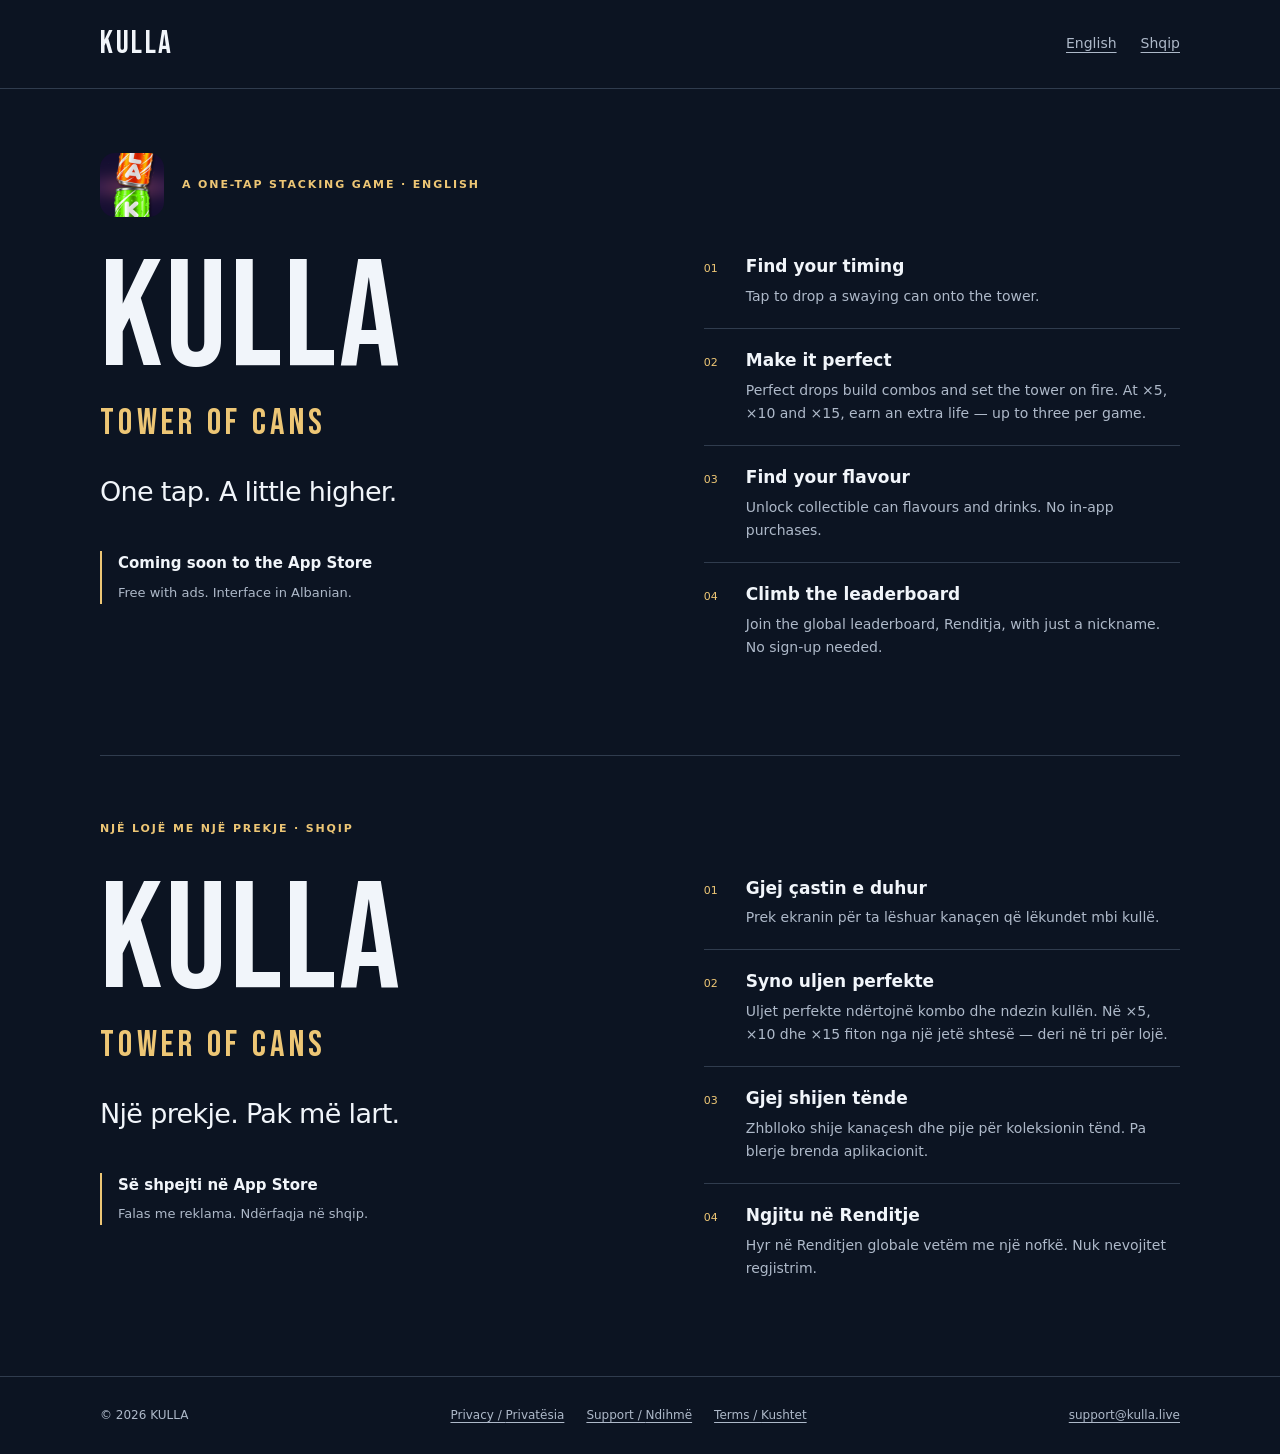
<file: index.html>
<!doctype html>
<html lang="en">
<head>
  <meta charset="utf-8">
  <meta name="viewport" content="width=device-width, initial-scale=1">
  <title>KULLA: Tower of Cans</title>
  <meta name="description" content="One tap. A little higher. Stack cans, build combos and climb the global leaderboard. Free with ads. Interface in Albanian.">
  <link rel="canonical" href="https://kulla.live/">
  <link rel="icon" href="assets/icon.png">
  <link rel="stylesheet" href="styles.css">
</head>
<body>
<a class="skip" href="#main">Skip to content</a>
<header class="site-header"><div class="wrap header-inner"><a class="wordmark" href="index.html" aria-label="KULLA home">KULLA</a><nav class="language-nav" aria-label="Language"><a href="#en" lang="en">English</a><a href="#sq" lang="sq">Shqip</a></nav></div></header>
<main id="main" class="wrap">
<section id="en" lang="en" class="landing-section" aria-labelledby="title-en">
  <div class="intro-row"><img class="icon" src="assets/icon.png" width="64" height="64" alt="KULLA app icon"><p class="eyebrow">A one-tap stacking game · English</p></div>
  <div class="hero-grid"><div>
    <h1 id="title-en" class="game-title">KULLA<span class="sr-only">:</span><span class="subtitle" lang="en">Tower of Cans</span></h1>
    <p class="tagline">One tap. A little higher.</p>
    <div class="release"><p class="availability">Coming soon to the App Store</p><p class="fine">Free with ads. Interface in Albanian.</p></div>
  </div><ul class="features"><li><div><h3>Find your timing</h3><p>Tap to drop a swaying can onto the tower.</p></div></li>
<li><div><h3>Make it perfect</h3><p>Perfect drops build combos and set the tower on fire. At ×5, ×10 and ×15, earn an extra life — up to three per game.</p></div></li>
<li><div><h3>Find your flavour</h3><p>Unlock collectible can flavours and drinks. No in-app purchases.</p></div></li>
<li><div><h3>Climb the leaderboard</h3><p>Join the global leaderboard, <span lang="sq">Renditja</span>, with just a nickname. No sign-up needed.</p></div></li></ul></div>
</section>
<section id="sq" lang="sq" class="landing-section" aria-labelledby="title-sq">
  <div class="intro-row"><p class="eyebrow">Një lojë me një prekje · Shqip</p></div>
  <div class="hero-grid"><div>
    <h2 id="title-sq" class="game-title">KULLA<span class="sr-only">:</span><span class="subtitle" lang="en">Tower of Cans</span></h2>
    <p class="tagline">Një prekje. Pak më lart.</p>
    <div class="release"><p class="availability">Së shpejti në App Store</p><p class="fine">Falas me reklama. Ndërfaqja në shqip.</p></div>
  </div><ul class="features"><li><div><h3>Gjej çastin e duhur</h3><p>Prek ekranin për ta lëshuar kanaçen që lëkundet mbi kullë.</p></div></li>
<li><div><h3>Syno uljen perfekte</h3><p>Uljet perfekte ndërtojnë kombo dhe ndezin kullën. Në ×5, ×10 dhe ×15 fiton nga një jetë shtesë — deri në tri për lojë.</p></div></li>
<li><div><h3>Gjej shijen tënde</h3><p>Zhblloko shije kanaçesh dhe pije për koleksionin tënd. Pa blerje brenda aplikacionit.</p></div></li>
<li><div><h3>Ngjitu në Renditje</h3><p>Hyr në Renditjen globale vetëm me një nofkë. Nuk nevojitet regjistrim.</p></div></li></ul></div>
</section>
</main>
<footer class="site-footer"><div class="wrap footer-inner"><span>© 2026 KULLA</span><nav class="footer-links" aria-label="Information"><a href="privacy.html">Privacy / <span lang="sq">Privatësia</span></a><a href="support.html">Support / <span lang="sq">Ndihmë</span></a><a href="terms.html">Terms / <span lang="sq">Kushtet</span></a></nav><a class="email" href="mailto:support@kulla.live">support@kulla.live</a></div></footer>
</body>
</html>
</file>
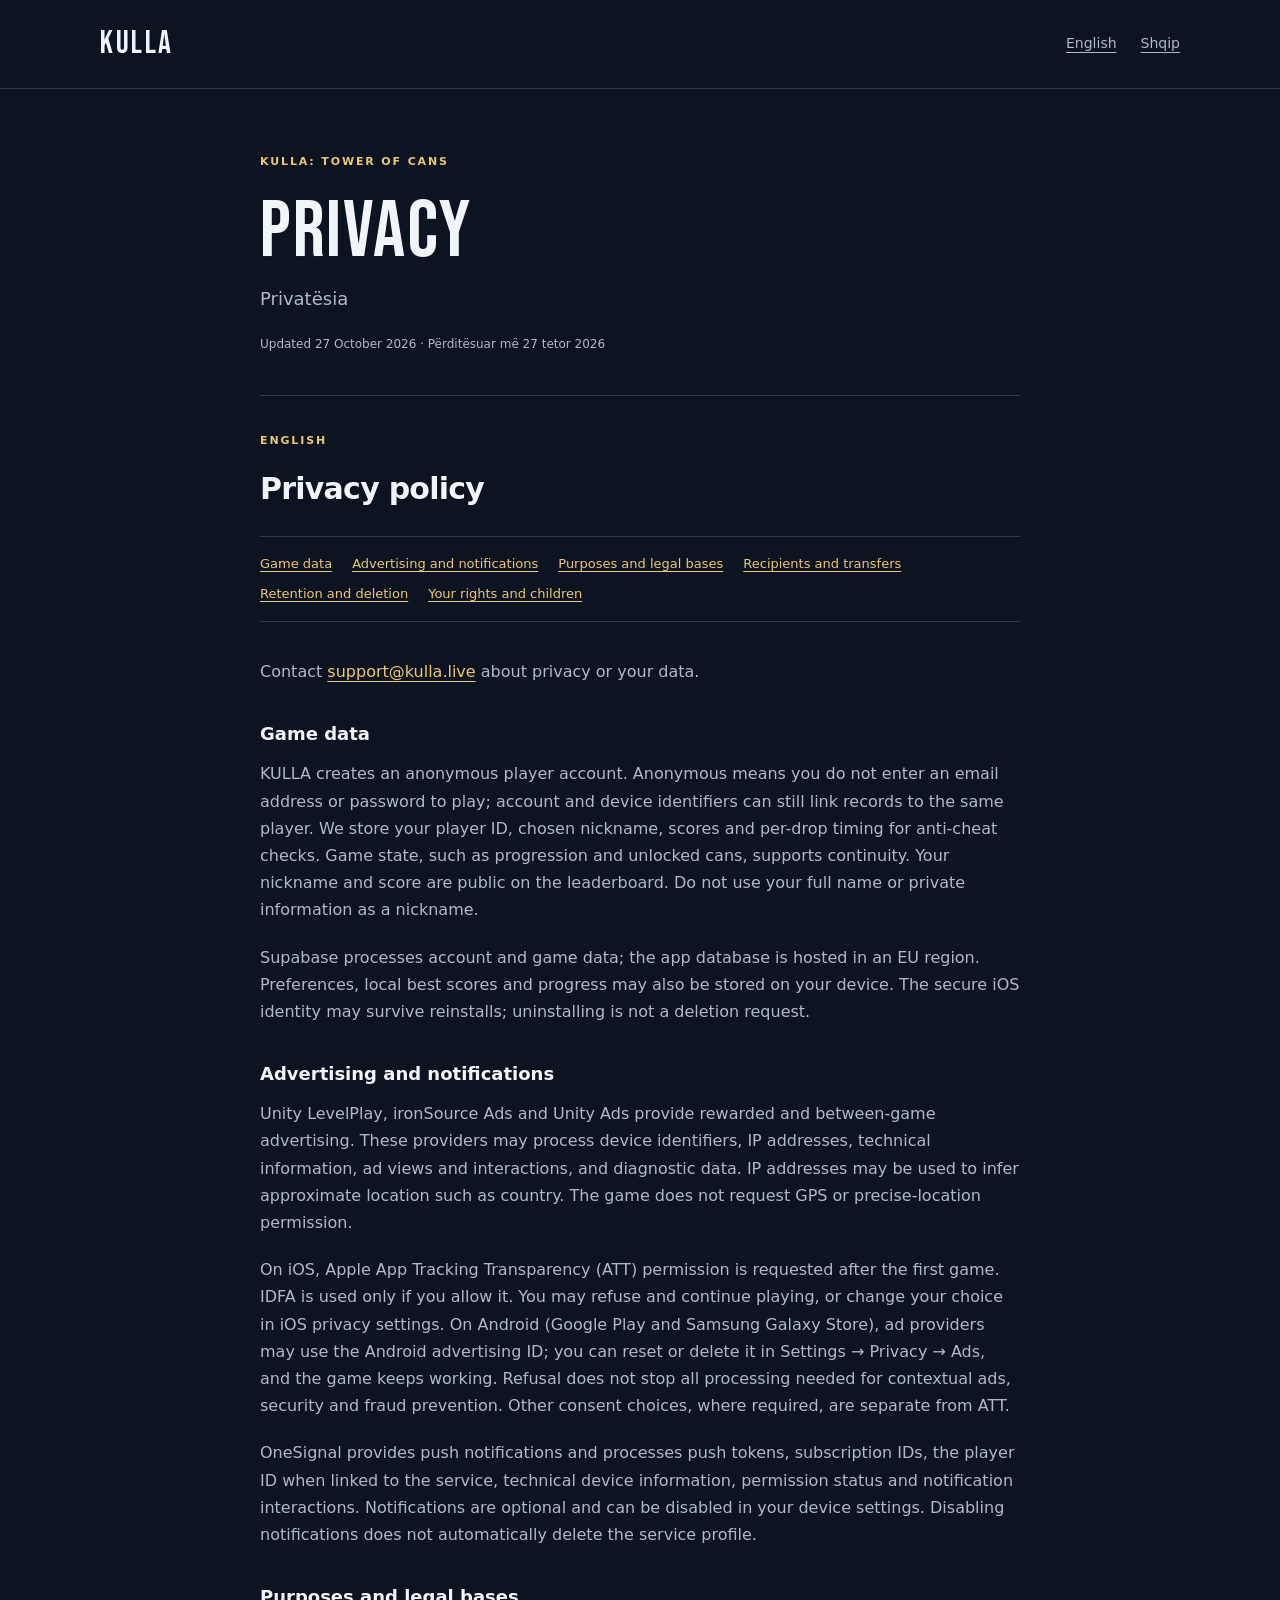
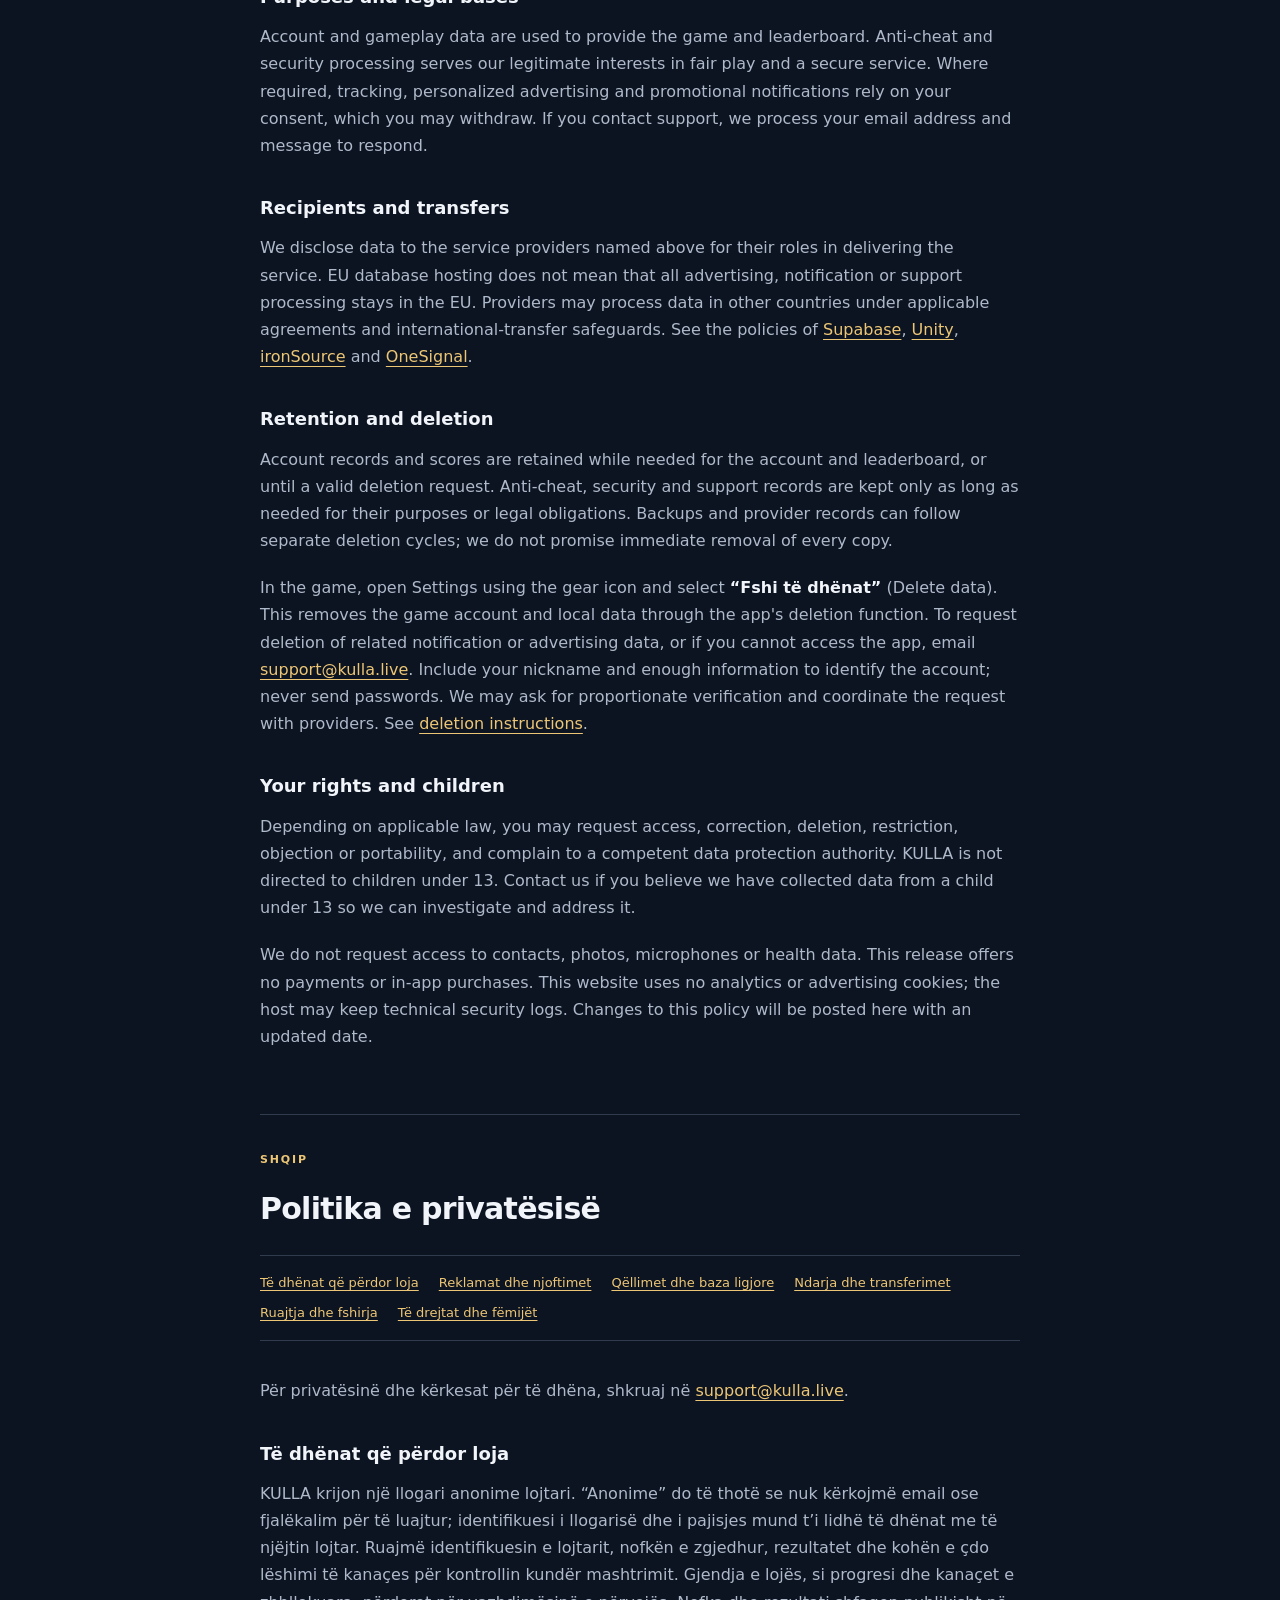
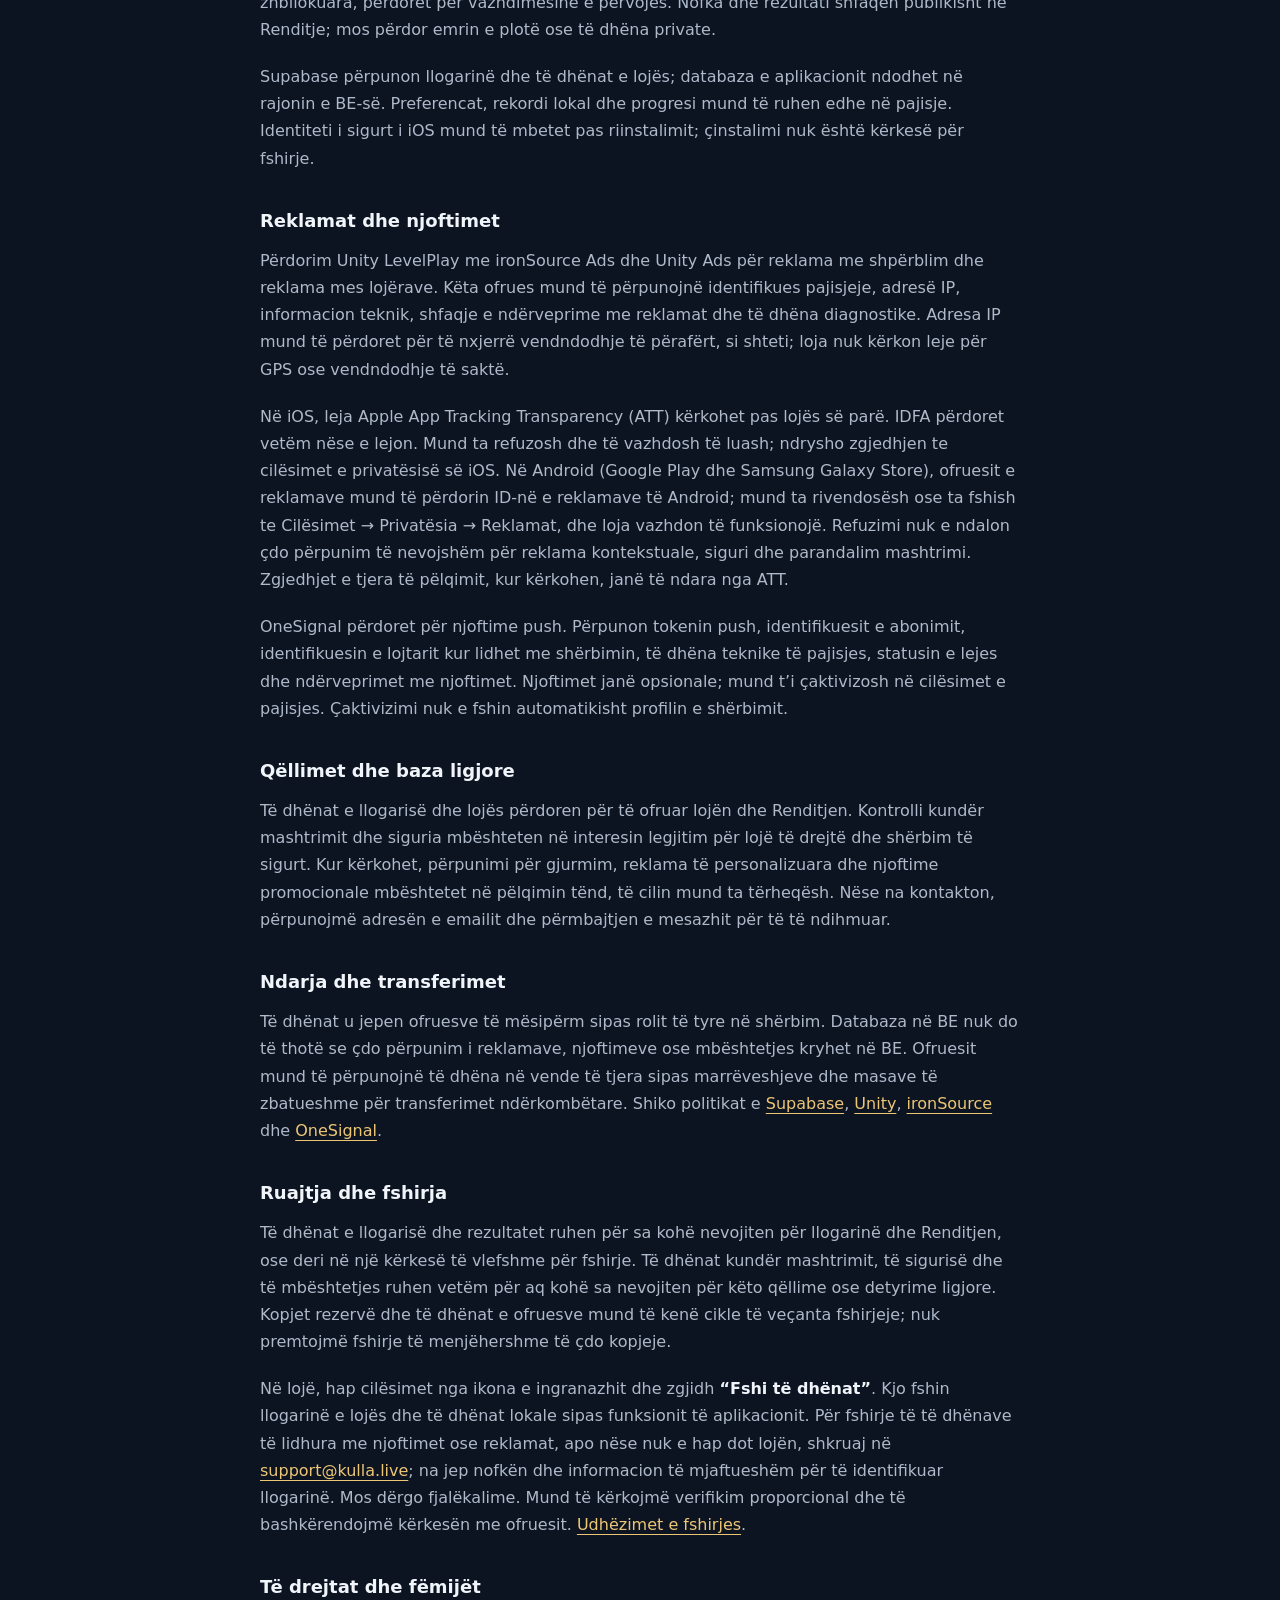
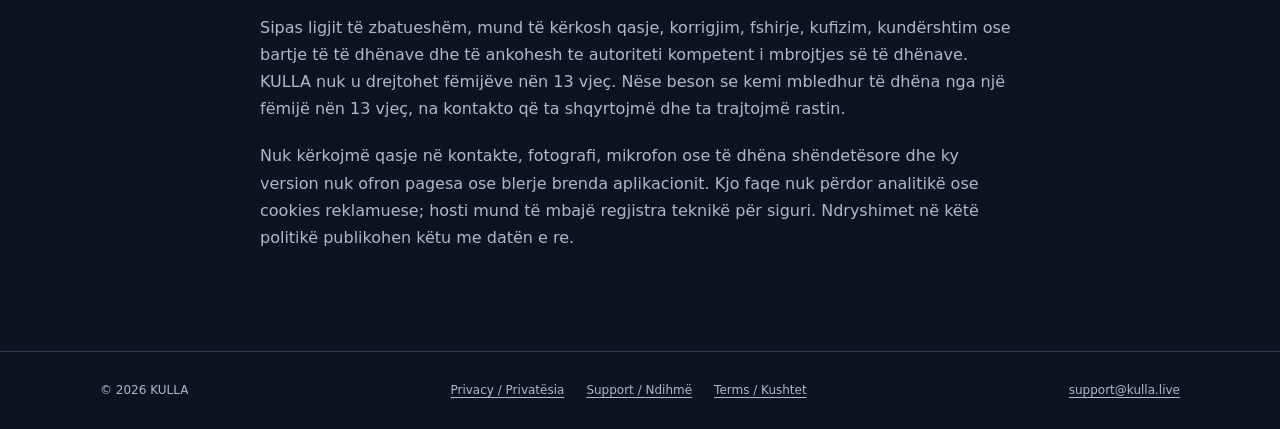
<file: privacy.html>
<!doctype html>
<html lang="en">
<head>
  <meta charset="utf-8">
  <meta name="viewport" content="width=device-width, initial-scale=1">
  <title>Privacy / Privatësia — KULLA</title>
  <meta name="description" content="How KULLA uses data, advertising and notifications, and how to request deletion.">
  <link rel="canonical" href="https://kulla.live/privacy.html">
  <link rel="icon" href="assets/icon.png">
  <link rel="stylesheet" href="styles.css">
</head>
<body>
<a class="skip" href="#main">Skip to content</a>
<header class="site-header"><div class="wrap header-inner"><a class="wordmark" href="index.html" aria-label="KULLA home">KULLA</a><nav class="language-nav" aria-label="Language"><a href="#en" lang="en">English</a><a href="#sq" lang="sq">Shqip</a></nav></div></header>
<main id="main" class="wrap document">
<header class="document-header"><p class="eyebrow">KULLA: Tower of Cans</p><h1>Privacy</h1><p class="translated-title" lang="sq">Privatësia</p>
<p class="updated">Updated <time datetime="2026-10-27">27 October 2026</time> · <span lang="sq">Përditësuar më 27 tetor 2026</span></p></header>
<section id="en" lang="en" class="lang-section"><p class="eyebrow">English</p>
<h2>Privacy policy</h2>
<nav class="contents" aria-label="On this page"><a href="#en-1">Game data</a><a href="#en-2">Advertising and notifications</a><a href="#en-3">Purposes and legal bases</a><a href="#en-4">Recipients and transfers</a><a href="#en-5">Retention and deletion</a><a href="#en-6">Your rights and children</a></nav>
<p>Contact <a href="mailto:support@kulla.live">support@kulla.live</a> about privacy or your data.</p>
<h3 id="en-1">Game data</h3>
<p>KULLA creates an anonymous player account. Anonymous means you do not enter an email address or password to play; account and device identifiers can still link records to the same player. We store your player ID, chosen nickname, scores and per-drop timing for anti-cheat checks. Game state, such as progression and unlocked cans, supports continuity. Your nickname and score are public on the leaderboard. Do not use your full name or private information as a nickname.</p>
<p>Supabase processes account and game data; the app database is hosted in an EU region. Preferences, local best scores and progress may also be stored on your device. The secure iOS identity may survive reinstalls; uninstalling is not a deletion request.</p>
<h3 id="en-2">Advertising and notifications</h3>
<p>Unity LevelPlay, ironSource Ads and Unity Ads provide rewarded and between-game advertising. These providers may process device identifiers, IP addresses, technical information, ad views and interactions, and diagnostic data. IP addresses may be used to infer approximate location such as country. The game does not request GPS or precise-location permission.</p>
<p>On iOS, Apple App Tracking Transparency (ATT) permission is requested after the first game. IDFA is used only if you allow it. You may refuse and continue playing, or change your choice in iOS privacy settings. On Android (Google Play and Samsung Galaxy Store), ad providers may use the Android advertising ID; you can reset or delete it in Settings → Privacy → Ads, and the game keeps working. Refusal does not stop all processing needed for contextual ads, security and fraud prevention. Other consent choices, where required, are separate from ATT.</p>
<p>OneSignal provides push notifications and processes push tokens, subscription IDs, the player ID when linked to the service, technical device information, permission status and notification interactions. Notifications are optional and can be disabled in your device settings. Disabling notifications does not automatically delete the service profile.</p>
<h3 id="en-3">Purposes and legal bases</h3>
<p>Account and gameplay data are used to provide the game and leaderboard. Anti-cheat and security processing serves our legitimate interests in fair play and a secure service. Where required, tracking, personalized advertising and promotional notifications rely on your consent, which you may withdraw. If you contact support, we process your email address and message to respond.</p>
<h3 id="en-4">Recipients and transfers</h3>
<p>We disclose data to the service providers named above for their roles in delivering the service. EU database hosting does not mean that all advertising, notification or support processing stays in the EU. Providers may process data in other countries under applicable agreements and international-transfer safeguards. See the policies of <a href="https://supabase.com/privacy">Supabase</a>, <a href="https://unity.com/legal/game-player-and-app-user-privacy-policy">Unity</a>, <a href="https://www.is.com/privacy-policy/">ironSource</a> and <a href="https://onesignal.com/privacy_policy">OneSignal</a>.</p>
<h3 id="en-5">Retention and deletion</h3>
<p>Account records and scores are retained while needed for the account and leaderboard, or until a valid deletion request. Anti-cheat, security and support records are kept only as long as needed for their purposes or legal obligations. Backups and provider records can follow separate deletion cycles; we do not promise immediate removal of every copy.</p>
<p>In the game, open Settings using the gear icon and select <strong lang="sq">“Fshi të dhënat”</strong> (Delete data). This removes the game account and local data through the app's deletion function. To request deletion of related notification or advertising data, or if you cannot access the app, email <a href="mailto:support@kulla.live?subject=KULLA%20data%20deletion">support@kulla.live</a>. Include your nickname and enough information to identify the account; never send passwords. We may ask for proportionate verification and coordinate the request with providers. See <a href="support.html#delete-data">deletion instructions</a>.</p>
<h3 id="en-6">Your rights and children</h3>
<p>Depending on applicable law, you may request access, correction, deletion, restriction, objection or portability, and complain to a competent data protection authority. KULLA is not directed to children under 13. Contact us if you believe we have collected data from a child under 13 so we can investigate and address it.</p>
<p>We do not request access to contacts, photos, microphones or health data. This release offers no payments or in-app purchases. This website uses no analytics or advertising cookies; the host may keep technical security logs. Changes to this policy will be posted here with an updated date.</p></section>
<section id="sq" lang="sq" class="lang-section"><p class="eyebrow">Shqip</p>
<h2>Politika e privatësisë</h2>
<nav class="contents" aria-label="Në këtë faqe"><a href="#sq-1">Të dhënat që përdor loja</a><a href="#sq-2">Reklamat dhe njoftimet</a><a href="#sq-3">Qëllimet dhe baza ligjore</a><a href="#sq-4">Ndarja dhe transferimet</a><a href="#sq-5">Ruajtja dhe fshirja</a><a href="#sq-6">Të drejtat dhe fëmijët</a></nav>
<p>Për privatësinë dhe kërkesat për të dhëna, shkruaj në <a href="mailto:support@kulla.live">support@kulla.live</a>.</p>
<h3 id="sq-1">Të dhënat që përdor loja</h3>
<p>KULLA krijon një llogari anonime lojtari. “Anonime” do të thotë se nuk kërkojmë email ose fjalëkalim për të luajtur; identifikuesi i llogarisë dhe i pajisjes mund t’i lidhë të dhënat me të njëjtin lojtar. Ruajmë identifikuesin e lojtarit, nofkën e zgjedhur, rezultatet dhe kohën e çdo lëshimi të kanaçes për kontrollin kundër mashtrimit. Gjendja e lojës, si progresi dhe kanaçet e zhbllokuara, përdoret për vazhdimësinë e përvojës. Nofka dhe rezultati shfaqen publikisht në Renditje; mos përdor emrin e plotë ose të dhëna private.</p>
<p>Supabase përpunon llogarinë dhe të dhënat e lojës; databaza e aplikacionit ndodhet në rajonin e BE-së. Preferencat, rekordi lokal dhe progresi mund të ruhen edhe në pajisje. Identiteti i sigurt i iOS mund të mbetet pas riinstalimit; çinstalimi nuk është kërkesë për fshirje.</p>
<h3 id="sq-2">Reklamat dhe njoftimet</h3>
<p>Përdorim Unity LevelPlay me ironSource Ads dhe Unity Ads për reklama me shpërblim dhe reklama mes lojërave. Këta ofrues mund të përpunojnë identifikues pajisjeje, adresë IP, informacion teknik, shfaqje e ndërveprime me reklamat dhe të dhëna diagnostike. Adresa IP mund të përdoret për të nxjerrë vendndodhje të përafërt, si shteti; loja nuk kërkon leje për GPS ose vendndodhje të saktë.</p>
<p>Në iOS, leja Apple App Tracking Transparency (ATT) kërkohet pas lojës së parë. IDFA përdoret vetëm nëse e lejon. Mund ta refuzosh dhe të vazhdosh të luash; ndrysho zgjedhjen te cilësimet e privatësisë së iOS. Në Android (Google Play dhe Samsung Galaxy Store), ofruesit e reklamave mund të përdorin ID-në e reklamave të Android; mund ta rivendosësh ose ta fshish te Cilësimet → Privatësia → Reklamat, dhe loja vazhdon të funksionojë. Refuzimi nuk e ndalon çdo përpunim të nevojshëm për reklama kontekstuale, siguri dhe parandalim mashtrimi. Zgjedhjet e tjera të pëlqimit, kur kërkohen, janë të ndara nga ATT.</p>
<p>OneSignal përdoret për njoftime push. Përpunon tokenin push, identifikuesit e abonimit, identifikuesin e lojtarit kur lidhet me shërbimin, të dhëna teknike të pajisjes, statusin e lejes dhe ndërveprimet me njoftimet. Njoftimet janë opsionale; mund t’i çaktivizosh në cilësimet e pajisjes. Çaktivizimi nuk e fshin automatikisht profilin e shërbimit.</p>
<h3 id="sq-3">Qëllimet dhe baza ligjore</h3>
<p>Të dhënat e llogarisë dhe lojës përdoren për të ofruar lojën dhe Renditjen. Kontrolli kundër mashtrimit dhe siguria mbështeten në interesin legjitim për lojë të drejtë dhe shërbim të sigurt. Kur kërkohet, përpunimi për gjurmim, reklama të personalizuara dhe njoftime promocionale mbështetet në pëlqimin tënd, të cilin mund ta tërheqësh. Nëse na kontakton, përpunojmë adresën e emailit dhe përmbajtjen e mesazhit për të të ndihmuar.</p>
<h3 id="sq-4">Ndarja dhe transferimet</h3>
<p>Të dhënat u jepen ofruesve të mësipërm sipas rolit të tyre në shërbim. Databaza në BE nuk do të thotë se çdo përpunim i reklamave, njoftimeve ose mbështetjes kryhet në BE. Ofruesit mund të përpunojnë të dhëna në vende të tjera sipas marrëveshjeve dhe masave të zbatueshme për transferimet ndërkombëtare. Shiko politikat e <a href="https://supabase.com/privacy">Supabase</a>, <a href="https://unity.com/legal/game-player-and-app-user-privacy-policy">Unity</a>, <a href="https://www.is.com/privacy-policy/">ironSource</a> dhe <a href="https://onesignal.com/privacy_policy">OneSignal</a>.</p>
<h3 id="sq-5">Ruajtja dhe fshirja</h3>
<p>Të dhënat e llogarisë dhe rezultatet ruhen për sa kohë nevojiten për llogarinë dhe Renditjen, ose deri në një kërkesë të vlefshme për fshirje. Të dhënat kundër mashtrimit, të sigurisë dhe të mbështetjes ruhen vetëm për aq kohë sa nevojiten për këto qëllime ose detyrime ligjore. Kopjet rezervë dhe të dhënat e ofruesve mund të kenë cikle të veçanta fshirjeje; nuk premtojmë fshirje të menjëhershme të çdo kopjeje.</p>
<p>Në lojë, hap cilësimet nga ikona e ingranazhit dhe zgjidh <strong lang="sq">“Fshi të dhënat”</strong>. Kjo fshin llogarinë e lojës dhe të dhënat lokale sipas funksionit të aplikacionit. Për fshirje të të dhënave të lidhura me njoftimet ose reklamat, apo nëse nuk e hap dot lojën, shkruaj në <a href="mailto:support@kulla.live?subject=KULLA%20-%20Fshirja%20e%20t%C3%AB%20dh%C3%ABnave">support@kulla.live</a>; na jep nofkën dhe informacion të mjaftueshëm për të identifikuar llogarinë. Mos dërgo fjalëkalime. Mund të kërkojmë verifikim proporcional dhe të bashkërendojmë kërkesën me ofruesit. <a href="support.html#delete-data">Udhëzimet e fshirjes</a>.</p>
<h3 id="sq-6">Të drejtat dhe fëmijët</h3>
<p>Sipas ligjit të zbatueshëm, mund të kërkosh qasje, korrigjim, fshirje, kufizim, kundërshtim ose bartje të të dhënave dhe të ankohesh te autoriteti kompetent i mbrojtjes së të dhënave. KULLA nuk u drejtohet fëmijëve nën 13 vjeç. Nëse beson se kemi mbledhur të dhëna nga një fëmijë nën 13 vjeç, na kontakto që ta shqyrtojmë dhe ta trajtojmë rastin.</p>
<p>Nuk kërkojmë qasje në kontakte, fotografi, mikrofon ose të dhëna shëndetësore dhe ky version nuk ofron pagesa ose blerje brenda aplikacionit. Kjo faqe nuk përdor analitikë ose cookies reklamuese; hosti mund të mbajë regjistra teknikë për siguri. Ndryshimet në këtë politikë publikohen këtu me datën e re.</p></section>
</main>
<footer class="site-footer"><div class="wrap footer-inner"><span>© 2026 KULLA</span><nav class="footer-links" aria-label="Information"><a href="privacy.html">Privacy / <span lang="sq">Privatësia</span></a><a href="support.html">Support / <span lang="sq">Ndihmë</span></a><a href="terms.html">Terms / <span lang="sq">Kushtet</span></a></nav><a class="email" href="mailto:support@kulla.live">support@kulla.live</a></div></footer>
</body>
</html>
</file>
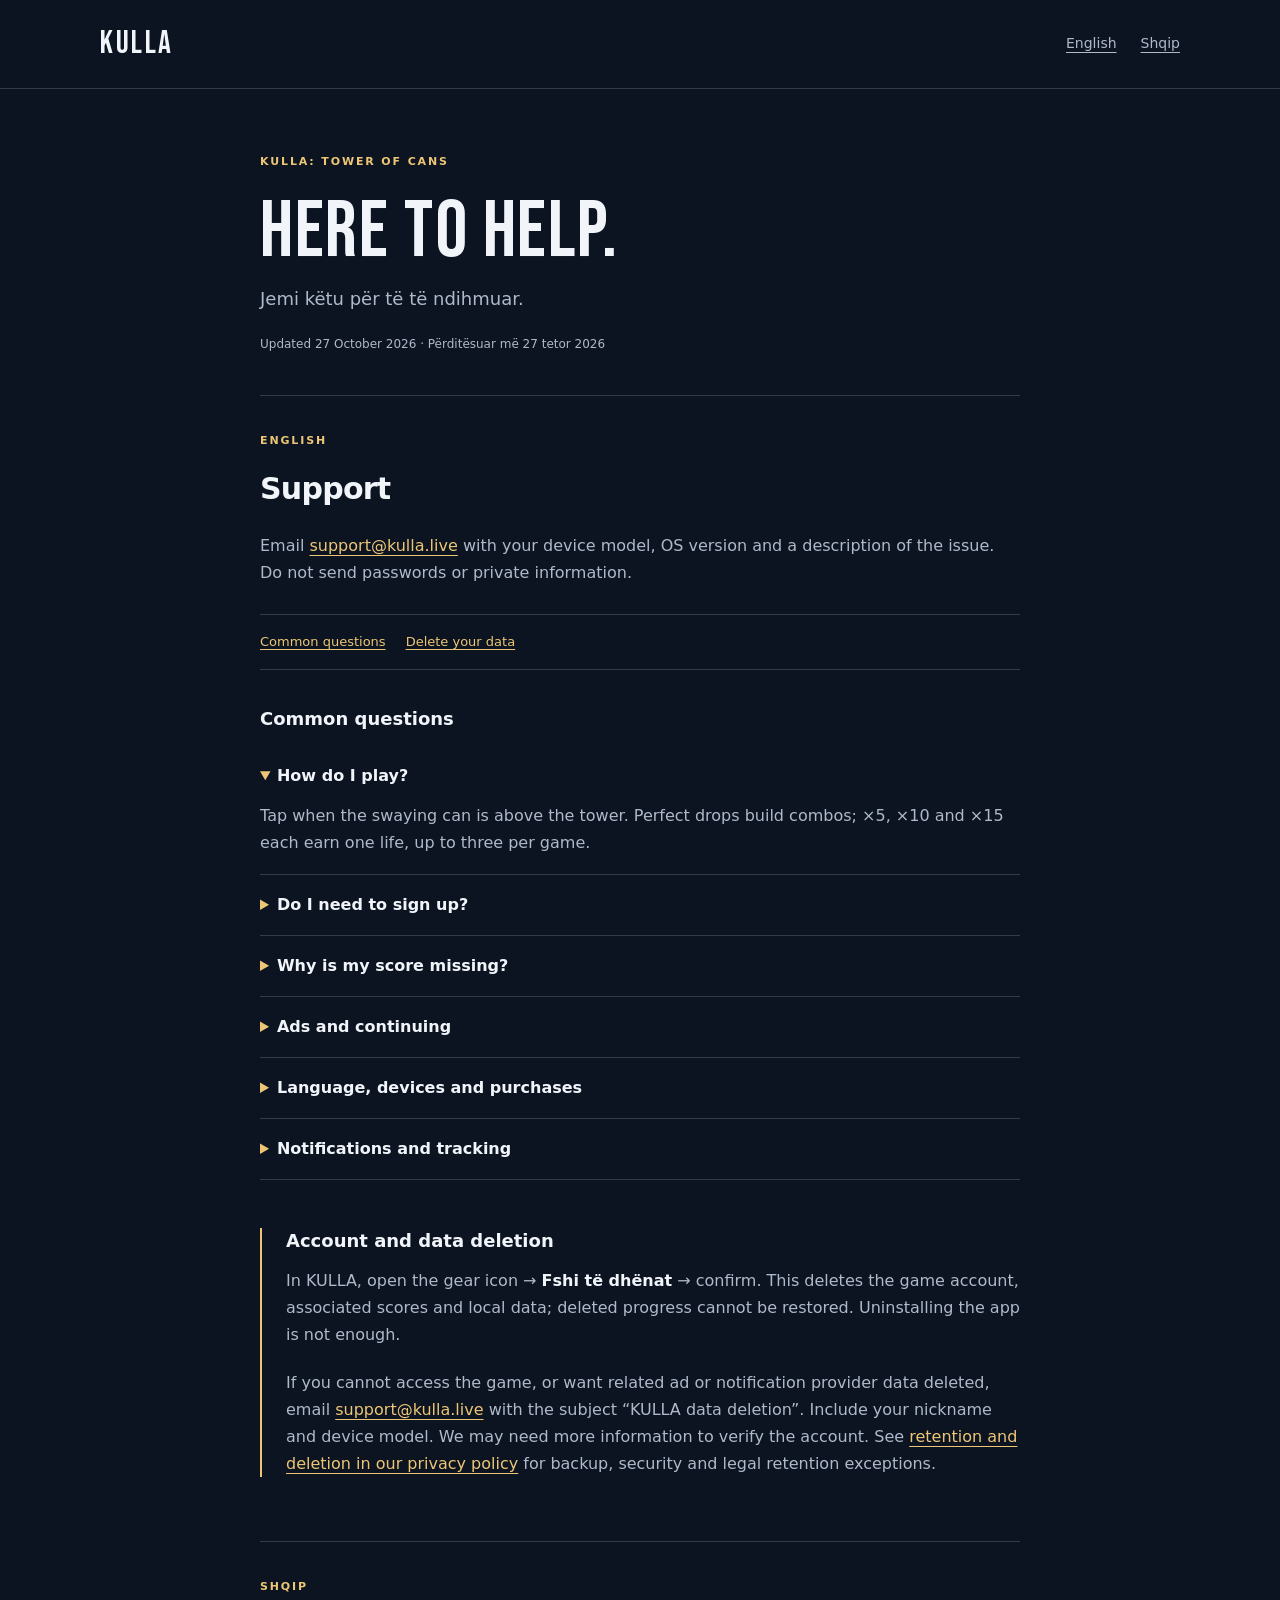
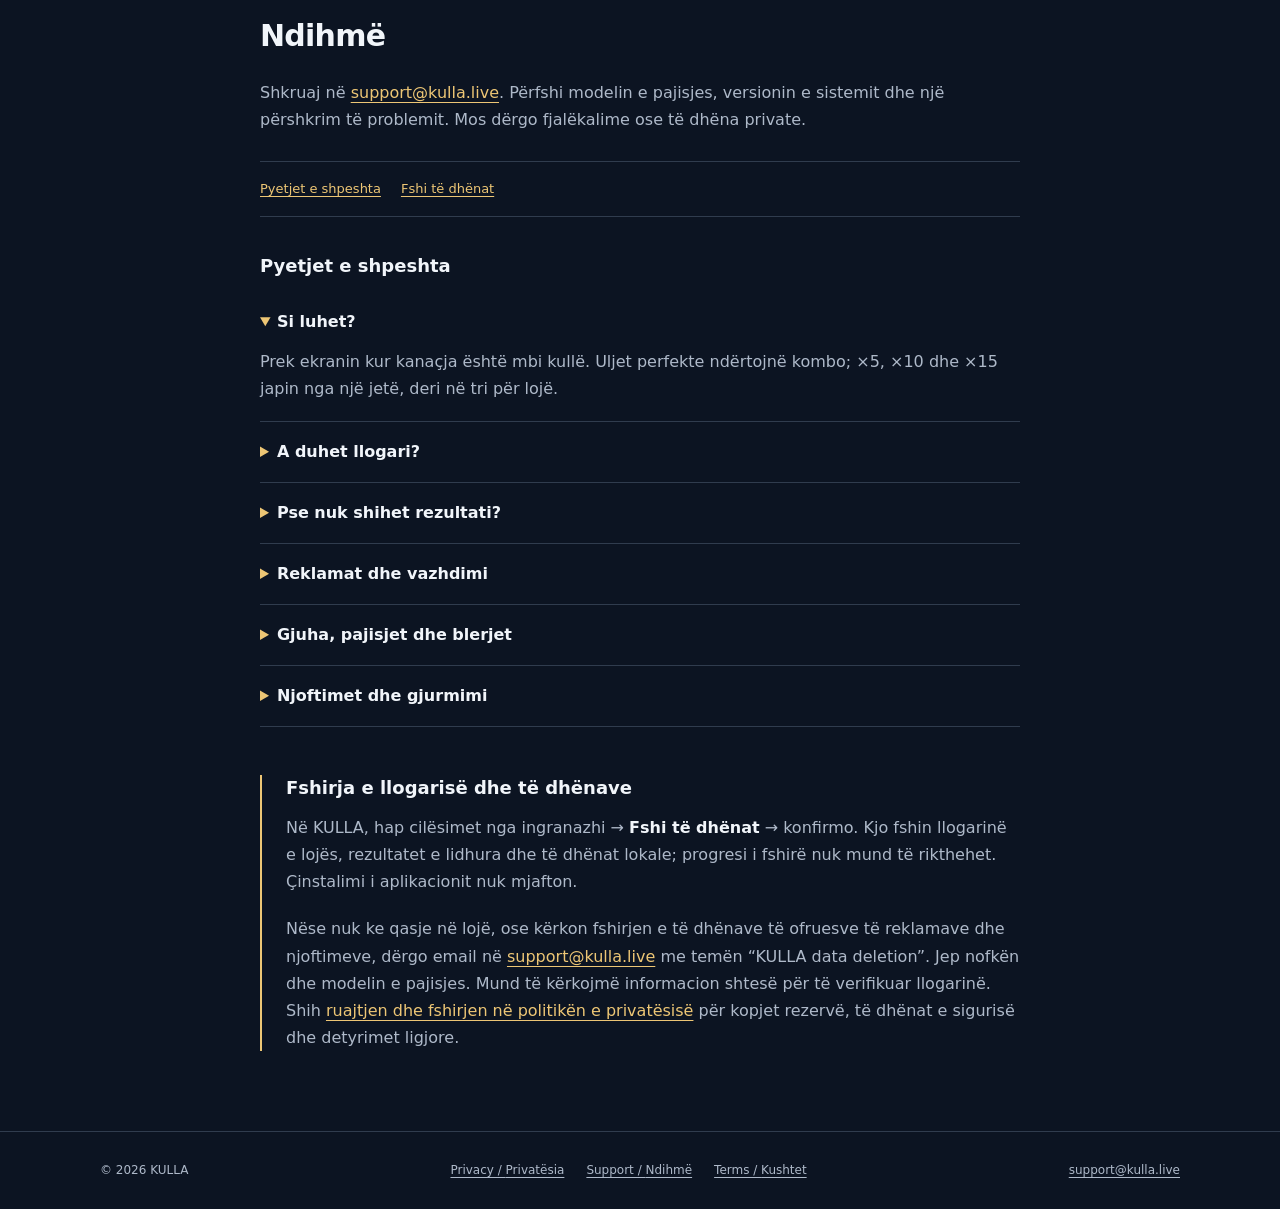
<file: support.html>
<!doctype html>
<html lang="en">
<head>
  <meta charset="utf-8">
  <meta name="viewport" content="width=device-width, initial-scale=1">
  <title>Support / Ndihmë — KULLA</title>
  <meta name="description" content="Help with KULLA, gameplay, accounts, ads, notifications and data deletion.">
  <link rel="canonical" href="https://kulla.live/support.html">
  <link rel="icon" href="assets/icon.png">
  <link rel="stylesheet" href="styles.css">
</head>
<body>
<a class="skip" href="#main">Skip to content</a>
<header class="site-header"><div class="wrap header-inner"><a class="wordmark" href="index.html" aria-label="KULLA home">KULLA</a><nav class="language-nav" aria-label="Language"><a href="#en" lang="en">English</a><a href="#sq" lang="sq">Shqip</a></nav></div></header>
<main id="main" class="wrap document">
<header class="document-header"><p class="eyebrow">KULLA: Tower of Cans</p><h1>Here to help.</h1><p class="translated-title" lang="sq">Jemi këtu për të të ndihmuar.</p>
<p class="updated">Updated <time datetime="2026-10-27">27 October 2026</time> · <span lang="sq">Përditësuar më 27 tetor 2026</span></p></header>
<section id="en" lang="en" class="lang-section"><p class="eyebrow">English</p>
<h2>Support</h2>
<p>Email <a href="mailto:support@kulla.live">support@kulla.live</a> with your device model, OS version and a description of the issue. Do not send passwords or private information.</p>
<nav class="contents" aria-label="On this page"><a href="#faq-en">Common questions</a><a href="#delete-data">Delete your data</a></nav>
<h3 id="faq-en">Common questions</h3>
<details open><summary>How do I play?</summary><p>Tap when the swaying can is above the tower. Perfect drops build combos; ×5, ×10 and ×15 each earn one life, up to three per game.</p></details>
<details><summary>Do I need to sign up?</summary><p>No email or password is needed. An anonymous account is created automatically. Choose a nickname for the leaderboard.</p></details>
<details><summary>Why is my score missing?</summary><p>The leaderboard needs an internet connection. Scores can be checked for cheating before they count. Retry later or contact us with your nickname.</p></details>
<details><summary>Ads and continuing</summary><p>When an ad is available, you can choose to watch it for one continue per game. Availability varies. Other ads may appear between games.</p></details>
<details><summary>Language, devices and purchases</summary><p>The interface is in Albanian. The first release is being prepared for iPhone and iPad in portrait. Android is in preparation. This version offers no in-app purchases.</p></details>
<details><summary>Notifications and tracking</summary><p>Disable notifications in device settings. Change ATT permission in iOS privacy settings. You can play after refusing tracking.</p></details>
<section id="delete-data" class="deletion"><h3>Account and data deletion</h3>
<p>In KULLA, open the gear icon → <strong lang="sq">Fshi të dhënat</strong> → confirm. This deletes the game account, associated scores and local data; deleted progress cannot be restored. Uninstalling the app is not enough.</p>
<p>If you cannot access the game, or want related ad or notification provider data deleted, email <a href="mailto:support@kulla.live?subject=KULLA%20data%20deletion">support@kulla.live</a> with the subject “KULLA data deletion”. Include your nickname and device model. We may need more information to verify the account. See <a href="privacy.html#en">retention and deletion in our privacy policy</a> for backup, security and legal retention exceptions.</p></section></section>
<section id="sq" lang="sq" class="lang-section"><p class="eyebrow">Shqip</p>
<h2>Ndihmë</h2>
<p>Shkruaj në <a href="mailto:support@kulla.live">support@kulla.live</a>. Përfshi modelin e pajisjes, versionin e sistemit dhe një përshkrim të problemit. Mos dërgo fjalëkalime ose të dhëna private.</p>
<nav class="contents" aria-label="Në këtë faqe"><a href="#faq-sq">Pyetjet e shpeshta</a><a href="#delete-data-sq">Fshi të dhënat</a></nav>
<h3 id="faq-sq">Pyetjet e shpeshta</h3>
<details open><summary>Si luhet?</summary><p>Prek ekranin kur kanaçja është mbi kullë. Uljet perfekte ndërtojnë kombo; ×5, ×10 dhe ×15 japin nga një jetë, deri në tri për lojë.</p></details>
<details><summary>A duhet llogari?</summary><p>Nuk kërkohet email ose fjalëkalim. Llogaria anonime krijohet automatikisht. Për Renditjen zgjedh një nofkë.</p></details>
<details><summary>Pse nuk shihet rezultati?</summary><p>Renditja kërkon internet. Rezultatet mund të kontrollohen kundër mashtrimit para se të numërohen. Provo përsëri më vonë ose na kontakto me nofkën tënde.</p></details>
<details><summary>Reklamat dhe vazhdimi</summary><p>Kur një reklamë është e gatshme, mund ta shikosh për ta vazhduar lojën një herë. Reklamat nuk janë gjithmonë të disponueshme. Reklama të tjera mund të shfaqen mes lojërave.</p></details>
<details><summary>Gjuha, pajisjet dhe blerjet</summary><p>Ndërfaqja e lojës është në shqip. Versioni i parë përgatitet për iPhone dhe iPad në orientim vertikal. Android është në përgatitje. Ky version nuk ka blerje brenda aplikacionit.</p></details>
<details><summary>Njoftimet dhe gjurmimi</summary><p>Njoftimet mund t’i çaktivizosh në cilësimet e pajisjes. Në iOS, zgjedhjen ATT e ndryshon te cilësimet e privatësisë. Mund të luash edhe kur e refuzon gjurmimin.</p></details>
<section id="delete-data-sq" class="deletion"><h3>Fshirja e llogarisë dhe të dhënave</h3>
<p>Në KULLA, hap cilësimet nga ingranazhi → <strong lang="sq">Fshi të dhënat</strong> → konfirmo. Kjo fshin llogarinë e lojës, rezultatet e lidhura dhe të dhënat lokale; progresi i fshirë nuk mund të rikthehet. Çinstalimi i aplikacionit nuk mjafton.</p>
<p>Nëse nuk ke qasje në lojë, ose kërkon fshirjen e të dhënave të ofruesve të reklamave dhe njoftimeve, dërgo email në <a href="mailto:support@kulla.live?subject=KULLA%20data%20deletion">support@kulla.live</a> me temën “KULLA data deletion”. Jep nofkën dhe modelin e pajisjes. Mund të kërkojmë informacion shtesë për të verifikuar llogarinë. Shih <a href="privacy.html#sq">ruajtjen dhe fshirjen në politikën e privatësisë</a> për kopjet rezervë, të dhënat e sigurisë dhe detyrimet ligjore.</p></section></section>
</main>
<footer class="site-footer"><div class="wrap footer-inner"><span>© 2026 KULLA</span><nav class="footer-links" aria-label="Information"><a href="privacy.html">Privacy / <span lang="sq">Privatësia</span></a><a href="support.html">Support / <span lang="sq">Ndihmë</span></a><a href="terms.html">Terms / <span lang="sq">Kushtet</span></a></nav><a class="email" href="mailto:support@kulla.live">support@kulla.live</a></div></footer>
</body>
</html>
</file>
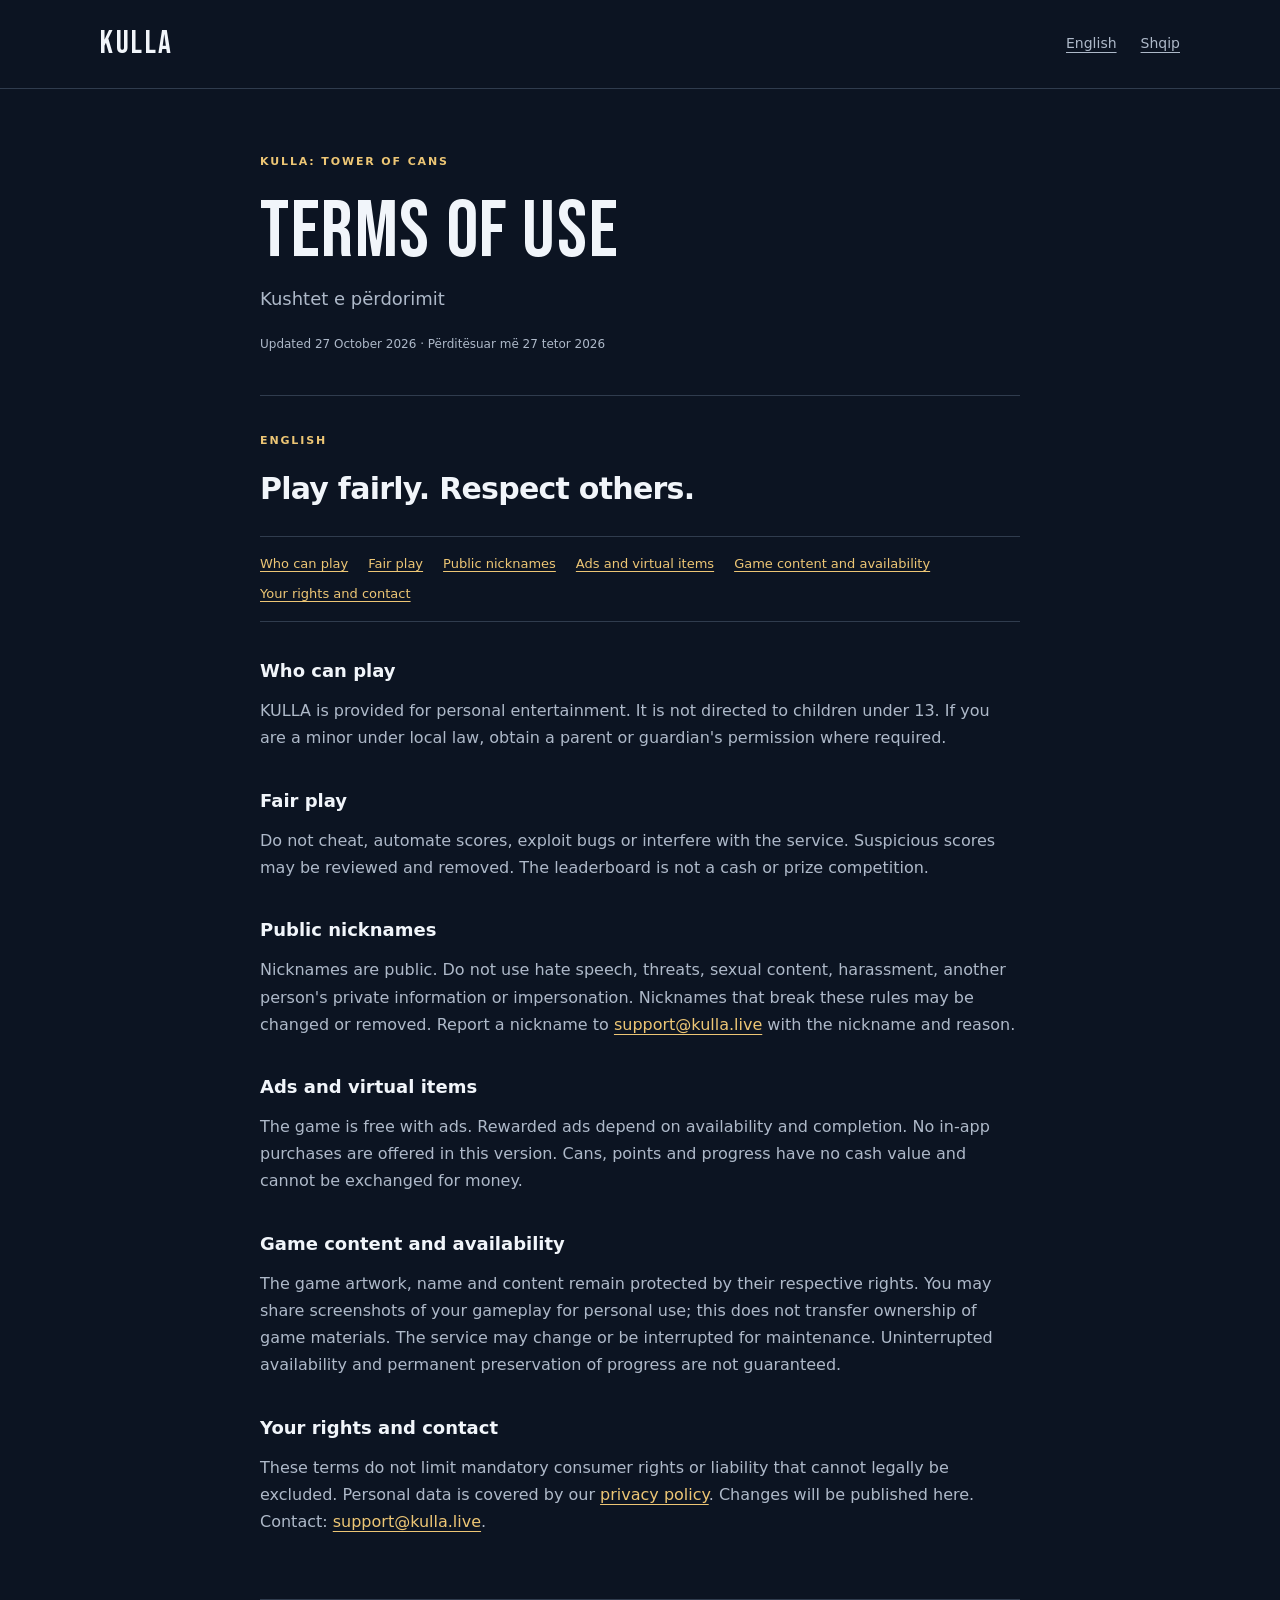
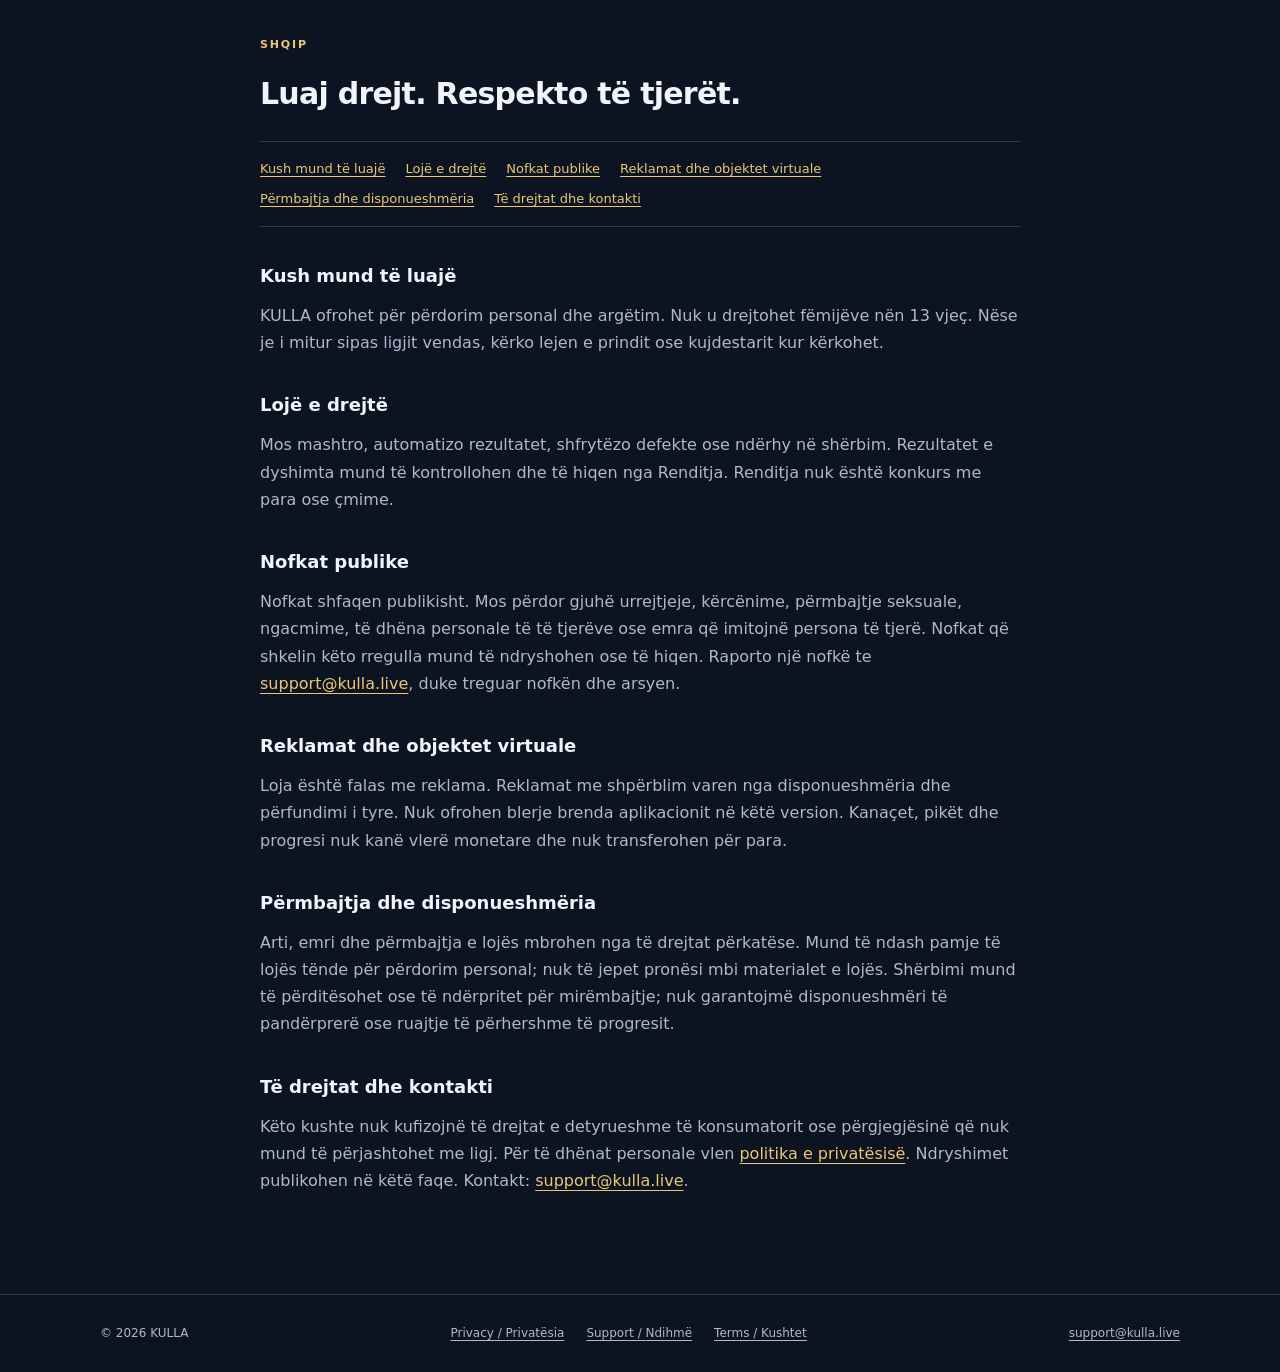
<file: terms.html>
<!doctype html>
<html lang="en">
<head>
  <meta charset="utf-8">
  <meta name="viewport" content="width=device-width, initial-scale=1">
  <title>Terms of use / Kushtet e përdorimit — KULLA</title>
  <meta name="description" content="Terms for playing KULLA, fair play, public nicknames and use of the service.">
  <link rel="canonical" href="https://kulla.live/terms.html">
  <link rel="icon" href="assets/icon.png">
  <link rel="stylesheet" href="styles.css">
</head>
<body>
<a class="skip" href="#main">Skip to content</a>
<header class="site-header"><div class="wrap header-inner"><a class="wordmark" href="index.html" aria-label="KULLA home">KULLA</a><nav class="language-nav" aria-label="Language"><a href="#en" lang="en">English</a><a href="#sq" lang="sq">Shqip</a></nav></div></header>
<main id="main" class="wrap document">
<header class="document-header"><p class="eyebrow">KULLA: Tower of Cans</p><h1>Terms of use</h1><p class="translated-title" lang="sq">Kushtet e përdorimit</p>
<p class="updated">Updated <time datetime="2026-10-27">27 October 2026</time> · <span lang="sq">Përditësuar më 27 tetor 2026</span></p></header>
<section id="en" lang="en" class="lang-section"><p class="eyebrow">English</p>
<h2>Play fairly. Respect others.</h2>
<nav class="contents" aria-label="On this page"><a href="#en-1">Who can play</a><a href="#en-2">Fair play</a><a href="#en-3">Public nicknames</a><a href="#en-4">Ads and virtual items</a><a href="#en-5">Game content and availability</a><a href="#en-6">Your rights and contact</a></nav>
<h3 id="en-1">Who can play</h3>
<p>KULLA is provided for personal entertainment. It is not directed to children under 13. If you are a minor under local law, obtain a parent or guardian's permission where required.</p>
<h3 id="en-2">Fair play</h3>
<p>Do not cheat, automate scores, exploit bugs or interfere with the service. Suspicious scores may be reviewed and removed. The leaderboard is not a cash or prize competition.</p>
<h3 id="en-3">Public nicknames</h3>
<p>Nicknames are public. Do not use hate speech, threats, sexual content, harassment, another person's private information or impersonation. Nicknames that break these rules may be changed or removed. Report a nickname to <a href="mailto:support@kulla.live">support@kulla.live</a> with the nickname and reason.</p>
<h3 id="en-4">Ads and virtual items</h3>
<p>The game is free with ads. Rewarded ads depend on availability and completion. No in-app purchases are offered in this version. Cans, points and progress have no cash value and cannot be exchanged for money.</p>
<h3 id="en-5">Game content and availability</h3>
<p>The game artwork, name and content remain protected by their respective rights. You may share screenshots of your gameplay for personal use; this does not transfer ownership of game materials. The service may change or be interrupted for maintenance. Uninterrupted availability and permanent preservation of progress are not guaranteed.</p>
<h3 id="en-6">Your rights and contact</h3>
<p>These terms do not limit mandatory consumer rights or liability that cannot legally be excluded. Personal data is covered by our <a href="privacy.html#en">privacy policy</a>. Changes will be published here. Contact: <a href="mailto:support@kulla.live">support@kulla.live</a>.</p></section>
<section id="sq" lang="sq" class="lang-section"><p class="eyebrow">Shqip</p>
<h2>Luaj drejt. Respekto të tjerët.</h2>
<nav class="contents" aria-label="Në këtë faqe"><a href="#sq-1">Kush mund të luajë</a><a href="#sq-2">Lojë e drejtë</a><a href="#sq-3">Nofkat publike</a><a href="#sq-4">Reklamat dhe objektet virtuale</a><a href="#sq-5">Përmbajtja dhe disponueshmëria</a><a href="#sq-6">Të drejtat dhe kontakti</a></nav>
<h3 id="sq-1">Kush mund të luajë</h3>
<p>KULLA ofrohet për përdorim personal dhe argëtim. Nuk u drejtohet fëmijëve nën 13 vjeç. Nëse je i mitur sipas ligjit vendas, kërko lejen e prindit ose kujdestarit kur kërkohet.</p>
<h3 id="sq-2">Lojë e drejtë</h3>
<p>Mos mashtro, automatizo rezultatet, shfrytëzo defekte ose ndërhy në shërbim. Rezultatet e dyshimta mund të kontrollohen dhe të hiqen nga Renditja. Renditja nuk është konkurs me para ose çmime.</p>
<h3 id="sq-3">Nofkat publike</h3>
<p>Nofkat shfaqen publikisht. Mos përdor gjuhë urrejtjeje, kërcënime, përmbajtje seksuale, ngacmime, të dhëna personale të të tjerëve ose emra që imitojnë persona të tjerë. Nofkat që shkelin këto rregulla mund të ndryshohen ose të hiqen. Raporto një nofkë te <a href="mailto:support@kulla.live">support@kulla.live</a>, duke treguar nofkën dhe arsyen.</p>
<h3 id="sq-4">Reklamat dhe objektet virtuale</h3>
<p>Loja është falas me reklama. Reklamat me shpërblim varen nga disponueshmëria dhe përfundimi i tyre. Nuk ofrohen blerje brenda aplikacionit në këtë version. Kanaçet, pikët dhe progresi nuk kanë vlerë monetare dhe nuk transferohen për para.</p>
<h3 id="sq-5">Përmbajtja dhe disponueshmëria</h3>
<p>Arti, emri dhe përmbajtja e lojës mbrohen nga të drejtat përkatëse. Mund të ndash pamje të lojës tënde për përdorim personal; nuk të jepet pronësi mbi materialet e lojës. Shërbimi mund të përditësohet ose të ndërpritet për mirëmbajtje; nuk garantojmë disponueshmëri të pandërprerë ose ruajtje të përhershme të progresit.</p>
<h3 id="sq-6">Të drejtat dhe kontakti</h3>
<p>Këto kushte nuk kufizojnë të drejtat e detyrueshme të konsumatorit ose përgjegjësinë që nuk mund të përjashtohet me ligj. Për të dhënat personale vlen <a href="privacy.html#sq">politika e privatësisë</a>. Ndryshimet publikohen në këtë faqe. Kontakt: <a href="mailto:support@kulla.live">support@kulla.live</a>.</p></section>
</main>
<footer class="site-footer"><div class="wrap footer-inner"><span>© 2026 KULLA</span><nav class="footer-links" aria-label="Information"><a href="privacy.html">Privacy / <span lang="sq">Privatësia</span></a><a href="support.html">Support / <span lang="sq">Ndihmë</span></a><a href="terms.html">Terms / <span lang="sq">Kushtet</span></a></nav><a class="email" href="mailto:support@kulla.live">support@kulla.live</a></div></footer>
</body>
</html>
</file>
<file: styles.css>
@font-face {
  font-family: Bebas;
  src: url('assets/fonts/bebas-neue-400.woff2') format('woff2');
  font-weight: 400;
  font-display: swap;
}
:root {
  color-scheme: dark;
  --bg: #0c1422;
  --text: #f1f5fa;
  --muted: #aeb9c9;
  --gold: #edc675;
  --line: #303c4e;
}
* { box-sizing: border-box; }
html { scroll-padding-top: 24px; }
body { margin: 0; background: var(--bg); color: var(--text); font: 16px/1.7 system-ui, -apple-system, BlinkMacSystemFont, "Segoe UI", sans-serif; }
a { color: var(--gold); text-underline-offset: .25em; text-decoration-thickness: 1px; }
a:hover { color: var(--text); }
a:focus-visible, summary:focus-visible { outline: 2px solid var(--gold); outline-offset: 6px; border-radius: 2px; }
p { margin: 0 0 1.25em; }
img { display: block; max-width: 100%; height: auto; }
.wrap { width: min(1080px, calc(100% - 48px)); margin-inline: auto; }
.site-header { border-bottom: 1px solid var(--line); }
.header-inner { display: flex; align-items: center; justify-content: space-between; min-height: 88px; gap: 24px; }
.wordmark { color: var(--text); text-decoration: none; font: 400 32px/1 Bebas, sans-serif; letter-spacing: .08em; }
.language-nav { display: flex; flex-wrap: wrap; gap: 24px; font-size: 14px; }
.language-nav a { color: var(--muted); }
.language-nav a:hover { color: var(--gold); }
.skip { position: absolute; left: 24px; top: -120px; z-index: 2; padding: 12px 20px; background: var(--bg); }
.skip:focus { top: 12px; }
.sr-only { position: absolute; width: 1px; height: 1px; padding: 0; overflow: hidden; clip-path: inset(50%); white-space: nowrap; }
.eyebrow { margin-bottom: 20px; color: var(--gold); font-size: 11px; font-weight: 650; letter-spacing: .17em; text-transform: uppercase; }
.landing-section { padding-block: 64px 76px; }
.landing-section + .landing-section { border-top: 1px solid var(--line); }
.intro-row { display: flex; align-items: center; gap: 18px; margin-bottom: 38px; }
.intro-row .eyebrow { margin: 0; }
.icon { width: 64px; height: 64px; border-radius: 15px; }
.hero-grid { display: grid; grid-template-columns: 1.1fr 1fr; align-items: start; gap: 80px; }
.game-title { font: 400 clamp(96px, 12vw, 152px)/.85 Bebas, sans-serif; letter-spacing: .015em; margin: 0 0 28px; }
.game-title .subtitle { display: block; font: 400 clamp(26px, 3vw, 36px)/1.2 Bebas, sans-serif; letter-spacing: .12em; color: var(--gold); margin-top: 18px; }
.tagline { font-size: clamp(21px, 2.5vw, 27px); line-height: 1.4; letter-spacing: -.025em; margin-bottom: 40px; }
.release { padding-left: 16px; border-left: 2px solid var(--gold); }
.release p { margin: 0; }
.availability { font-size: 15px; font-weight: 600; }
.fine { color: var(--muted); font-size: 13px; margin-top: 5px !important; }
.features { padding: 0; margin: 0; list-style: none; counter-reset: feature; }
.features li { counter-increment: feature; display: grid; grid-template-columns: 26px 1fr; gap: 16px; padding-block: 20px; border-top: 1px solid var(--line); }
.features li:first-child { padding-top: 0; border-top: 0; }
.features li::before { content: "0" counter(feature); color: var(--gold); font-size: 11px; padding-top: 5px; font-variant-numeric: tabular-nums; }
.features h3 { font-size: 17px; line-height: 1.4; font-weight: 600; margin: 0 0 6px; }
.features p { color: var(--muted); font-size: 14px; line-height: 1.65; margin: 0; }
.site-footer { border-top: 1px solid var(--line); padding-block: 28px; color: var(--muted); font-size: 12px; }
.footer-inner { display: flex; flex-wrap: wrap; align-items: center; justify-content: space-between; gap: 18px 28px; }
.footer-links { display: flex; gap: 12px 22px; flex-wrap: wrap; }
.site-footer a { color: var(--muted); }
.site-footer a:hover { color: var(--gold); }
.email { overflow-wrap: anywhere; }
.document { max-width: 760px; padding-block: 64px 80px; }
.document-header { padding-bottom: 40px; }
.document h1 { font: 400 clamp(52px, 9vw, 80px)/1 Bebas, sans-serif; letter-spacing: .02em; margin: 0 0 12px; }
.translated-title { color: var(--muted); font-size: 18px; margin-bottom: 20px; }
.updated { color: var(--muted); font-size: 12px; margin-bottom: 0; }
.lang-section { border-top: 1px solid var(--line); padding-top: 36px; scroll-margin-top: 24px; }
.lang-section + .lang-section { margin-top: 64px; }
.document h2 { font-size: clamp(24px, 4vw, 30px); line-height: 1.25; letter-spacing: -.025em; margin: 0 0 24px; font-weight: 650; }
.document h3 { font-size: 18px; line-height: 1.4; margin: 36px 0 14px; font-weight: 650; }
.document p, .document li { color: var(--muted); }
.document .eyebrow { color: var(--gold); }
.document strong { color: var(--text); font-weight: 600; }
.contents { display: flex; flex-wrap: wrap; gap: 8px 20px; border-block: 1px solid var(--line); padding-block: 16px; margin: 28px 0 36px; font-size: 13px; }
details { border-bottom: 1px solid var(--line); padding-block: 18px; }
summary { cursor: pointer; font-weight: 600; line-height: 1.5; }
summary::marker { color: var(--gold); }
details[open] summary { margin-bottom: 14px; }
details p { margin: 0; }
.deletion { border-left: 2px solid var(--gold); padding-left: 24px; margin-top: 48px; scroll-margin-top: 24px; }
.deletion p:last-child { margin-bottom: 0; }
@media (max-width: 760px) {
  .hero-grid { grid-template-columns: 1fr; gap: 44px; }
  .landing-section { padding-block: 36px 48px; }
  .intro-row { margin-bottom: 32px; }
  .tagline { margin-bottom: 28px; }
  .features { max-width: 520px; }
  .document { padding-block: 40px 56px; }
  .document-header { padding-bottom: 28px; }
}
@media (max-width: 420px) {
  .wrap { width: calc(100% - 40px); }
  .header-inner { min-height: 76px; gap: 16px; }
  .language-nav { gap: 18px; }
  .footer-links { gap: 12px 16px; }
  .deletion { padding-left: 16px; }
}
</file>
